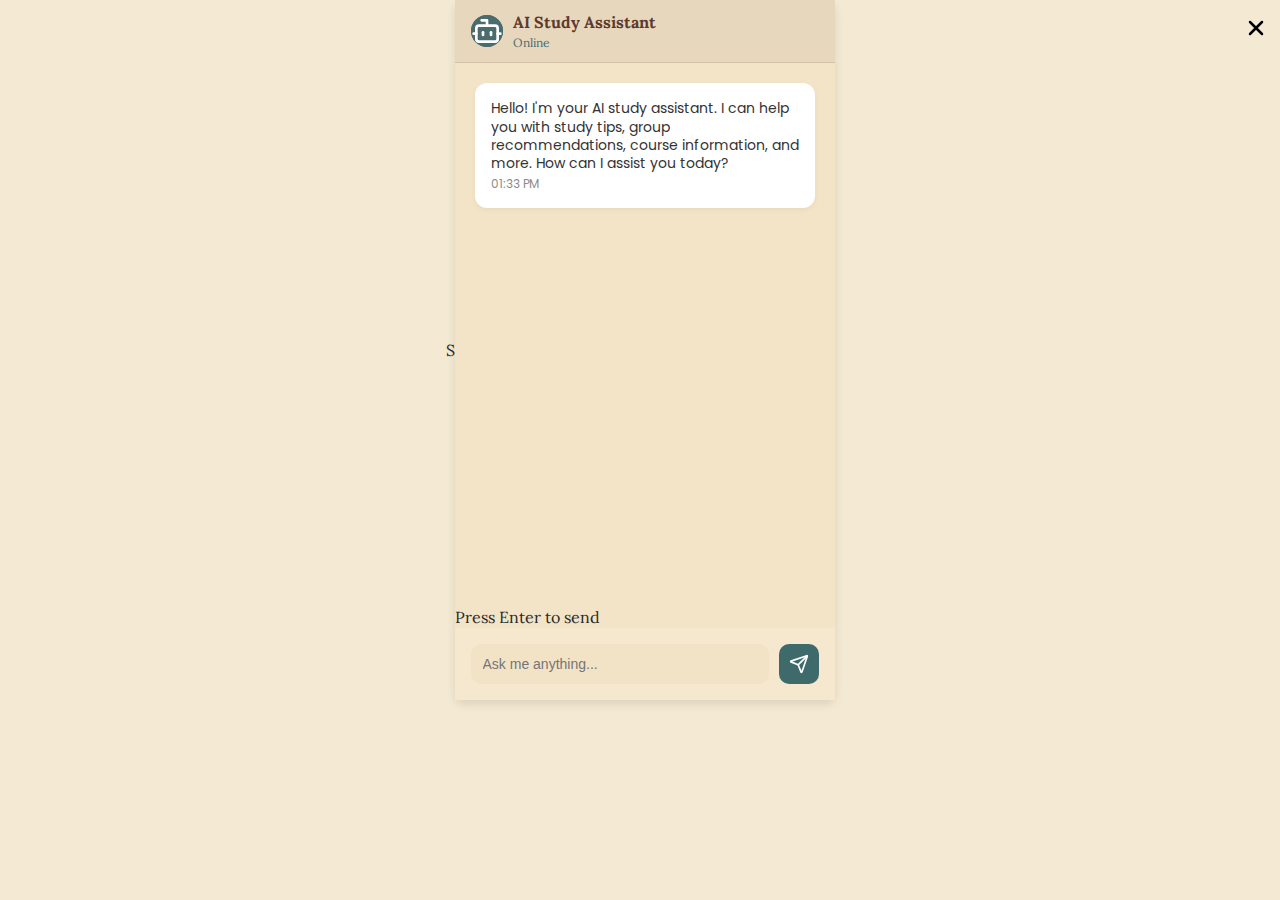
<file: ai.html>
<!DOCTYPE html>
<html lang="en">

<head>
    <meta charset="UTF-8" />
    <meta name="viewport" content="width=device-width, initial-scale=1.0" />
    <title>AI Study Assistant UI</title>

    <link href="https://fonts.googleapis.com/css2?family=Poppins:wght@300;400;500;600;700&display=swap" rel="stylesheet">
    <link href="https://fonts.googleapis.com/css2?family=Lora:ital,wght@0,400..700;1,400..700&display=swap"
        rel="stylesheet">
    <link
        href="https://fonts.googleapis.com/css2?family=Inter:ital,opsz,wght@0,14..32,100..900;1,14..32,100..900&family=Lora:ital,wght@0,400..700;1,400..700&display=swap"
        rel="stylesheet">
    <link
        href="https://fonts.googleapis.com/css2?family=Inter:ital,opsz,wght@0,14..32,100..900;1,14..32,100..900&family=Lora:ital,wght@0,400..700;1,400..700&family=Playfair+Display:ital,wght@0,400..900;1,400..900&display=swap"
        rel="stylesheet">
    <link rel="stylesheet" href="css/ai.css">
    <link rel="stylesheet" href="css/general.css">S
</head>

<body>
    <div class="chat-container">
        <div class="header">
            <div class="icon">
                <svg xmlns="http://www.w3.org/2000/svg" width="20" height="20" viewBox="0 0 24 24" fill="none" stroke="currentColor"
                    stroke-width="2" stroke-linecap="round" stroke-linejoin="round" class="icon" style="color: rgb(255, 255, 255);">
                    <path d="M12 8V4H8"></path>
                    <rect width="16" height="12" x="4" y="8" rx="2"></rect>
                    <path d="M2 14h2"></path>
                    <path d="M20 14h2"></path>
                    <path d="M15 13v2"></path>
                    <path d="M9 13v2"></path>
                </svg>
            </div>
            <div>
                <div class="title">AI Study Assistant</div>
                <div class="status">Online</div>
            </div>
            <a href="dashboard.html">
                <div class="close-btn">
                    <svg width="24" height="24" viewBox="0 0 24 24" fill="none" stroke="currentColor" stroke-width="2.5" stroke-linecap="round" stroke-linejoin="round">
                    <line x1="18" y1="6" x2="6" y2="18"></line>
                    <line x1="6" y1="6" x2="18" y2="18"></line>
                    </svg>
                </div>
            </a>
        </div>

        <div class="message-box">
            Hello! I'm your AI study assistant. I can help you with study tips, group recommendations, course
            information, and more. How can I assist you today?
            <div class="timestamp">01:33 PM</div>
        </div>

        <div class="spacer"></div>

        <div class="hint">Press Enter to send</div>
        <div class="input-area">
            <input class="input-field" type="text" placeholder="Ask me anything..." />
            <div class="send-btn">
                <svg xmlns="http://www.w3.org/2000/svg" width="20" height="20" viewBox="0 0 24 24" fill="none" stroke="currentColor"
                    stroke-width="2" stroke-linecap="round" stroke-linejoin="round" class="svg">
                    <path
                        d="M14.536 21.686a.5.5 0 0 0 .937-.024l6.5-19a.496.496 0 0 0-.635-.635l-19 6.5a.5.5 0 0 0-.024.937l7.93 3.18a2 2 0 0 1 1.112 1.11z">
                    </path>
                    <path d="m21.854 2.147-10.94 10.939"></path>
                </svg>
            </div>
        </div>
    </div>
    <script src="js/ai.js"></script>
</body>

</html>
</file>
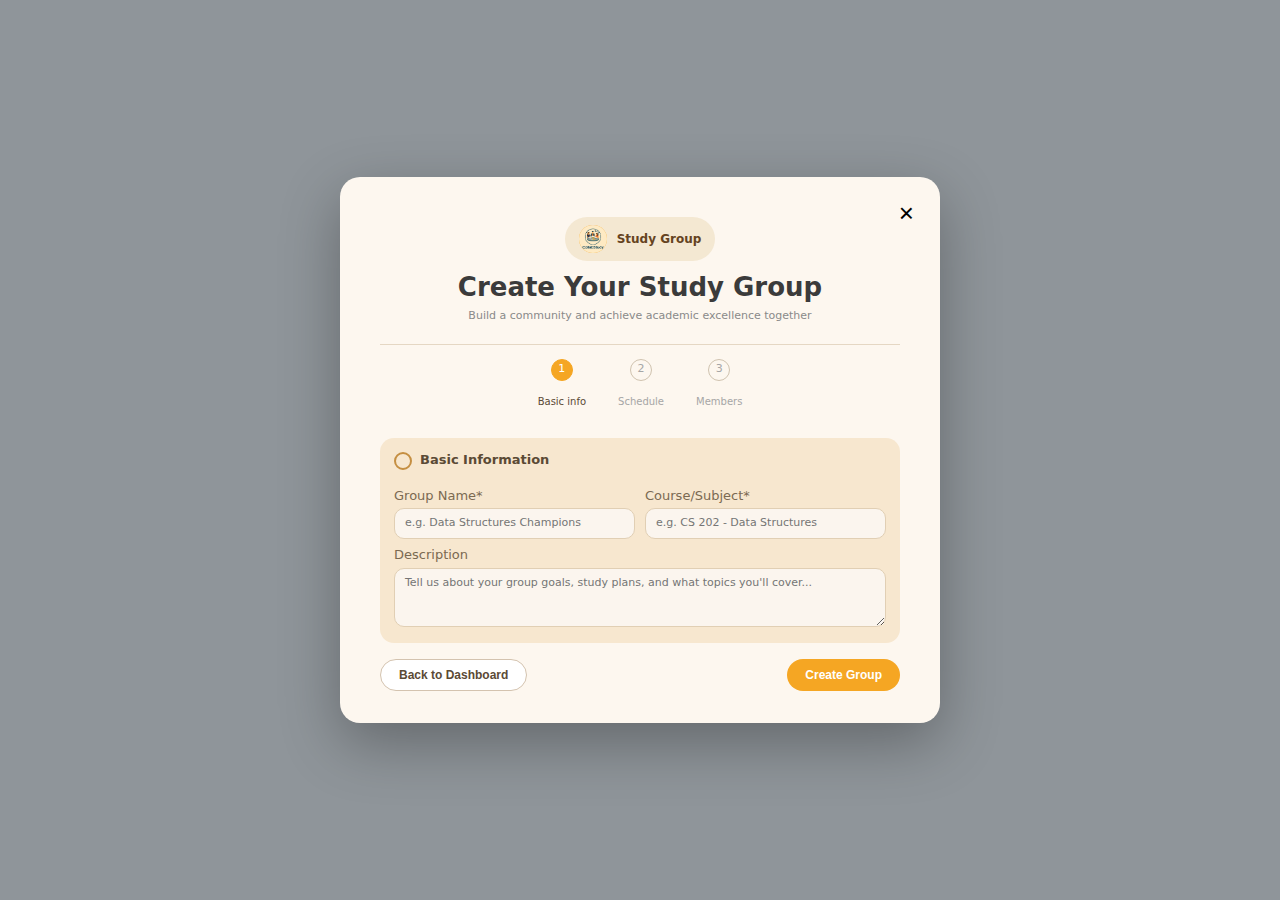
<file: createGroup.html>
<!DOCTYPE html>
<html lang="en">

<head>
    <meta charset="UTF-8">
    <title>Create Your Study Group</title>
    <link rel="stylesheet" href="css/createGroup.css">
    <link rel="stylesheet" href="css/general.css">

    <link href="https://fonts.googleapis.com/css2?family=Poppins:wght@300;400;500;600;700&display=swap" rel="stylesheet">
    <link href="https://fonts.googleapis.com/css2?family=Lora:ital,wght@0,400..700;1,400..700&display=swap"
        rel="stylesheet">
    <link
        href="https://fonts.googleapis.com/css2?family=Inter:ital,opsz,wght@0,14..32,100..900;1,14..32,100..900&family=Lora:ital,wght@0,400..700;1,400..700&display=swap"
        rel="stylesheet">
    <link
        href="https://fonts.googleapis.com/css2?family=Inter:ital,opsz,wght@0,14..32,100..900;1,14..32,100..900&family=Lora:ital,wght@0,400..700;1,400..700&family=Playfair+Display:ital,wght@0,400..900;1,400..900&display=swap"
        rel="stylesheet">
    <link rel="stylesheet" href="css/createGroup.css">
</head>

<body>
    <div class="page">
        <div class="modal-card">
            <header class="modal-header">
                <a href="dashboard.html">
                  <button class="close-btn" aria-label="Close">×</button>
                </a>
                <div class="logo-badge">
                    <div class="logo-circle">
                        <img src="images/Logo.png" alt="Logo">
                    </div>
                    <span class="logo-text">Study Group</span>
                </div>
                <h1 class="title">Create Your Study Group</h1>
                <p class="subtitle">Build a community and achieve academic excellence together</p>

                <div class="steps">
                    <div class="step active">
                        <span>1</span>
                        <p>Basic info</p>
                    </div>
                    <div class="step">
                        <span>2</span>
                        <p>Schedule</p>
                    </div>
                    <div class="step">
                        <span>3</span>
                        <p>Members</p>
                    </div>
                </div>
            </header>

            <main class="modal-body">
                <!-- Basic Information -->
                <section class="card-section">
                    <div class="section-header">
                        <span class="section-icon"></span>
                        <h2>Basic Information</h2>
                    </div>

                    <div class="field-row">
                        <div class="field-group">
                            <label for="group-name">Group Name*</label>
                            <input id="group-name" type="text" placeholder="e.g. Data Structures Champions">
                        </div>
                        <div class="field-group">
                            <label for="course">Course/Subject*</label>
                            <input id="course" type="text" placeholder="e.g. CS 202 - Data Structures">
                        </div>
                    </div>

                    <div class="field-group">
                        <label for="description">Description</label>
                        <textarea id="description" rows="3"
                            placeholder="Tell us about your group goals, study plans, and what topics you'll cover..."></textarea>
                    </div>
                </section>

                <!-- Study Schedule -->
                <section class="card-section">
                    <div class="section-header">
                        <span class="section-icon"></span>
                        <h2>Study Schedule</h2>
                    </div>

                    <div class="field-group">
                        <label>Preferred Meeting Time*</label>
                        <div class="time-options">
                            <button class="time-card" aria-label="Morning 8:00 AM - 10:00 AM">
                                <span class="time-icon morning"></span>
                                <div class="time-text">
                                    <strong>Morning</strong>
                                    <span>8:00 AM - 10:00 AM</span>
                                </div>
                            </button>
                            <button class="time-card" aria-label="Afternoon 2:00 PM - 5:00 PM">
                                <span class="time-icon afternoon"></span>
                                <div class="time-text">
                                    <strong>Afternoon</strong>
                                    <span>2:00 PM - 5:00 PM</span>
                                </div>
                            </button>
                            <button class="time-card" aria-label="Evening 5:00 PM - 9:00 PM">
                                <span class="time-icon evening"></span>
                                <div class="time-text">
                                    <strong>Evening</strong>
                                    <span>5:00 PM - 9:00 PM</span>
                                </div>
                            </button>
                        </div>
                    </div>

                    <div class="field-row days-members">
                        <div class="field-group">
                            <label>Meeting Days</label>
                            <div class="days-grid">
                                <button class="day-chip" aria-label="Monday">Mon</button>
                                <button class="day-chip" aria-label="Tuesday">Tue</button>
                                <button class="day-chip" aria-label="Wednesday">Wed</button>
                                <button class="day-chip" aria-label="Thursday">Thu</button>
                                <button class="day-chip" aria-label="Friday">Fri</button>
                                <button class="day-chip" aria-label="Saturday">Sat</button>
                                <button class="day-chip" aria-label="Sunday">Sun</button>
                            </div>
                        </div>

                        <div class="field-group members-group">
                            <label>Maximum Members</label>
                            <div class="slider-row">
                                <input type="range" min="2" max="10" value="7" aria-label="Maximum Members">
                                <span class="slider-value">7</span>
                            </div>
                            <small>Select between 2–7 members for your group</small>
                        </div>
                    </div>
                </section>

                <!-- Build Your Team -->
                <section class="card-section">
                    <div class="section-header">
                        <span class="section-icon"></span>
                        <h2>Build Your Team</h2>
                    </div>

                    <div class="members-bar">
                        <div class="members-info">
                            <strong>Total Members: 1/7</strong>
                            <span>Invite at least 1 more member to get started</span>
                        </div>
                    </div>

                    <div class="field-row">
                        <div class="field-group">
                            <label for="email">Invite by email</label>
                            <input id="email" type="email" placeholder="student-ugr-xxxx-xx@campus.edu">
                        </div>
                        <button class="btn btn-outline">Add</button>
                    </div>
                </section>
            </main>

            <footer class="modal-footer">
                <a href="dashboard.html">
                  <button class="btn btn-secondary">Back to Dashboard</button>
                </a>
                <button class="btn btn-primary">Create Group</button>
            </footer>
        </div>
    </div>
    <script src="js/createGroup.js"></script>
</body>

</html>
</file>
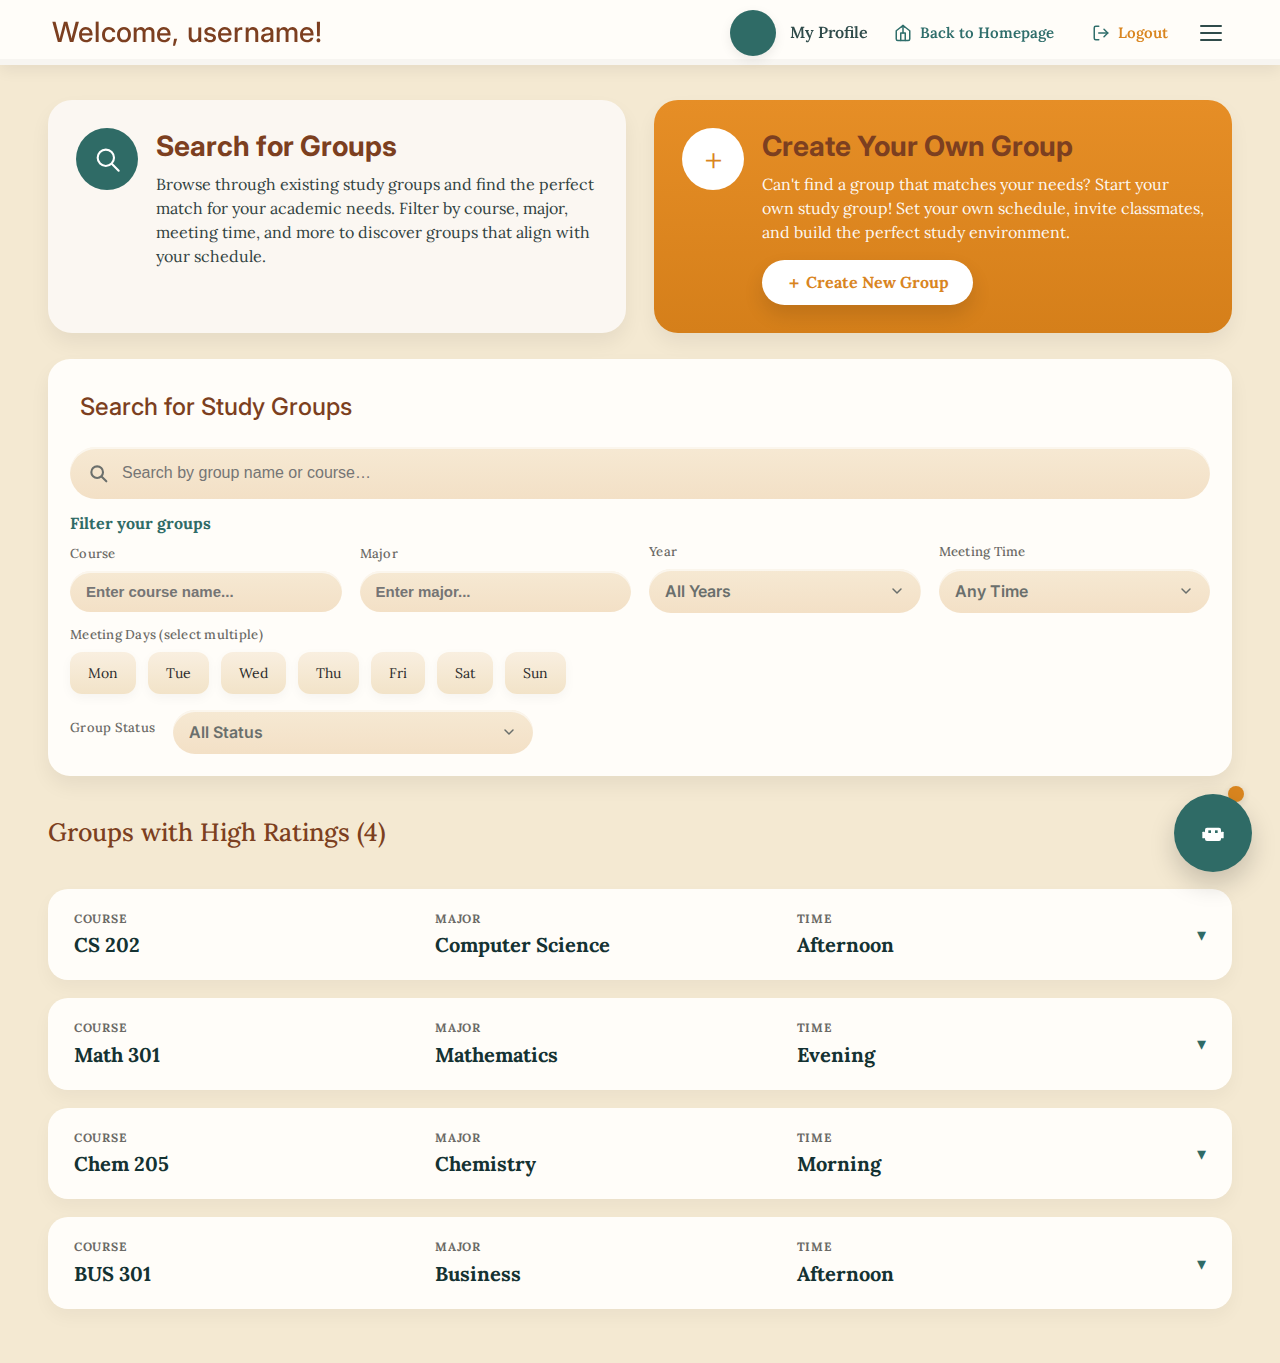
<file: dashboard.html>
<!doctype html>
<html lang="en">
<head>
  <title>CollabStudy Dashboard</title>

  <link rel="stylesheet" href="css\dashboard.css">
  <link rel="stylesheet" href="css\general.css">
  
  <!-- Inter fonts -->
  <link href="https://fonts.googleapis.com/css2?family=Inter:wght@300;400;600;700;800&display=swap" rel="stylesheet">
  <link rel="preconnect" href="https://fonts.googleapis.com">
  <link rel="preconnect" href="https://fonts.gstatic.com" crossorigin>
  <link href="https://fonts.googleapis.com/css2?family=Inter:ital,opsz,wght@0,14..32,100..900;1,14..32,100..900&family=Lora:ital,wght@0,400..700;1,400..700&family=Poppins:ital,wght@0,100;0,200;0,300;0,400;0,500;0,600;0,700;0,800;0,900;1,100;1,200;1,300;1,400;1,500;1,600;1,700;1,800;1,900&family=Press+Start+2P&family=Roboto:ital,wght@0,100..900;1,100..900&display=swap" rel="stylesheet">
  <link rel="preconnect" href="https://fonts.googleapis.com">
  <link rel="preconnect" href="https://fonts.gstatic.com" crossorigin>
  <link href="https://fonts.googleapis.com/css2?family=Inter:ital,opsz,wght@0,14..32,100..900;1,14..32,100..900&family=Poppins:ital,wght@0,100;0,200;0,300;0,400;0,500;0,600;0,700;0,800;0,900;1,100;1,200;1,300;1,400;1,500;1,600;1,700;1,800;1,900&family=Press+Start+2P&family=Roboto:ital,wght@0,100..900;1,100..900&display=swap" rel="stylesheet">

</head>
<body>

  <!-- Header section -->
  <header class="topbar">
    <div class="topbar-inner">
      <div class="welcome">Welcome, username!</div>
      <div class="profile-area">
        <a href="myProfile.html" class="profile-link">
          <div class="avatar"></div>
          <div class="profile-text">My Profile</div>
        </a>
        <a href="index.html" class="header-link header-link-home">
          <svg class="header-link-icon" width="18" height="18" viewBox="0 0 24 24" fill="none" stroke="currentColor" stroke-width="2" stroke-linecap="round" stroke-linejoin="round">
            <path d="M3 9l9-7 9 7v11a2 2 0 0 1-2 2H5a2 2 0 0 1-2-2z"></path>
            <polyline points="9 22 9 12 15 12 15 22"></polyline>
            <line x1="12" y1="12" x2="12" y2="2"></line>
            <polyline points="10 4 12 2 14 4"></polyline>
          </svg>
          <span>Back to Homepage</span>
        </a>
        <a href="index.html" class="header-link header-link-logout">
          <svg class="header-link-icon" width="18" height="18" viewBox="0 0 24 24" fill="none" stroke="currentColor" stroke-width="2" stroke-linecap="round" stroke-linejoin="round">
            <path d="M9 21H5a2 2 0 0 1-2-2V5a2 2 0 0 1 2-2h4"></path>
            <polyline points="16 17 21 12 16 7"></polyline>
            <line x1="21" y1="12" x2="9" y2="12"></line>
          </svg>
          <span>Logout</span>
        </a>
        <button class="menu-icon" aria-label="Menu">
          <span></span><span></span><span></span>
        </button>
      </div>
    </div>
  </header>

  <main class="page-wrap">

    <!-- The first section: search group and create group part -->
    <section class="hero-row">
      <div class="hero-card hero-search">
        <div class="hero-icon">
        <svg width="28" height="28" viewBox="0 0 24 24" fill="none"
        stroke="#ffffff" stroke-width="1.8" stroke-linecap="round" stroke-linejoin="round">
        <circle cx="11" cy="11" r="7"></circle>
        <line x1="16.5" y1="16.5" x2="22" y2="22"></line>
        </svg>
        </div>
        <div class="hero-body">
          <h2>Search for Groups</h2>
          <p>Browse through existing study groups and find the perfect match for your academic needs. Filter by course, major, meeting time, and more to discover groups that align with your schedule.</p>
        </div>
      </div>

      <div class="hero-card hero-create">
        <div class="hero-icon circle-white">＋</div>
        <div class="hero-body">
          <h2>Create Your Own Group</h2>
          <p>Can't find a group that matches your needs? Start your own study group! Set your own schedule, invite classmates, and build the perfect study environment.</p>
          <a class="btn-create" href="createGroup.html">＋ Create New Group</a>
        </div>
      </div>
    </section>

    

    <!-- Search for groups and Filter groups section -->
    <section class="search-panel" aria-label="Search for Study Groups">
      <h2 class="search-panel-title">Search for Study Groups</h2>                    
      <div class="search-bar">
        <div class="search-input">

          <div class="search-icon">
            <svg width="20" height="20" viewBox="0 0 24 24" fill="none"
                stroke="#6b6f6c" stroke-width="2.5" stroke-linecap="round" stroke-linejoin="round">
              <circle cx="11" cy="11" r="7"></circle>
              <line x1="16.5" y1="16.5" x2="22" y2="22"></line>
            </svg>
          </div>

          <input type="search" placeholder="Search by group name or course…" aria-label="search groups">
        </div>
      </div>

      <div class="filters">
        <div class="filters-title">Filter your groups</div>

        <div class="filters-grid">
          <div class="field">
            <label class="field-label">Course</label>
            <input class="pill-input" type="text" placeholder="Enter course name...">
          </div>

          <div class="field">
            <label class="field-label">Major</label>
            <input class="pill-input" type="text" placeholder="Enter major...">
          </div>

          <div class="field">
            <label class="field-label">Year</label>
            <select class="pill-select">
              <option>All Years</option>
              <option>1st Year</option>
              <option>2nd Year</option>
              <option>3rd Year</option>
              <option>4th Year</option>
              <option>5th Year</option>
              <option>Graduate</option>
            </select>
          </div>

          <div class="field">
            <label class="field-label">Meeting Time</label>
            <select class="pill-select">
              <option>Any Time</option>
              <option>Morning</option>
              <option>Afternoon</option>
              <option>Evening</option>
            </select>
          </div>
        </div>

        <div class="meeting-days-block">
          <div class="field-label">Meeting Days (select multiple)</div>
          <div class="days-row">
            <div class="day-chip">Mon</div>
            <div class="day-chip">Tue</div>
            <div class="day-chip">Wed</div>
            <div class="day-chip">Thu</div>
            <div class="day-chip">Fri</div>
            <div class="day-chip">Sat</div>
            <div class="day-chip">Sun</div>
          </div>
        </div>

        <div class="status-row">
          <div class="field-label">Group Status</div>
          <select class="pill-select status-select">
            <option>All Status</option>
            <option>Active</option>
            <option>Inactive</option>
          </select>
        </div>
      </div>
    </section>

    <!-- The highest rated groups list title -->
    <h3 class="groups-heading">Groups with High Ratings (4)</h3>

    <!-- The list of highest rated groups section -->
    <section class="groups-list">
      <input type="radio" name="group-accordion" id="group-none" class="accordion-radio" checked>
      <input type="radio" name="group-accordion" id="group-1" class="accordion-radio">
      <article class="group-card">
        <div class="card-header">
          <label for="group-1" class="card-header-content">
            <div class="card-left">
              <div class="card-label">COURSE</div>
              <div class="card-value">CS 202</div>
            </div>
            <div class="card-mid">
              <div class="card-label">MAJOR</div>
              <div class="card-value">Computer Science</div>
            </div>
            <div class="card-right">
              <div class="card-label">TIME</div>
              <div class="card-value">Afternoon</div>
            </div>
          </label>
          <label for="group-1" class="card-toggle card-toggle-expand">▾</label>
          <label for="group-none" class="card-toggle card-toggle-close">▾</label>
        </div>
        <div class="card-expanded">
          <h4 class="group-title">Data Structures & Algorithms</h4>
          <div class="group-details">
            <div class="details-left">
              <div class="detail-item">
                <span class="detail-icon">
                  <svg width="18" height="18" viewBox="0 0 24 24" fill="none" stroke="currentColor" stroke-width="2" stroke-linecap="round" stroke-linejoin="round">
                    <path d="M17 21v-2a4 4 0 0 0-4-4H5a4 4 0 0 0-4 4v2"></path>
                    <circle cx="9" cy="7" r="4"></circle>
                    <path d="M23 21v-2a4 4 0 0 0-3-3.87"></path>
                    <path d="M16 3.13a4 4 0 0 1 0 7.75"></path>
                  </svg>
                </span>
                <span>Members: 7/7 <span class="full-badge">(FULL)</span></span>
              </div>
              <div class="detail-item">
                <span class="detail-icon">
                  <svg width="18" height="18" viewBox="0 0 24 24" fill="none" stroke="currentColor" stroke-width="2" stroke-linecap="round" stroke-linejoin="round">
                    <circle cx="12" cy="12" r="10"></circle>
                    <polyline points="12 6 12 12 16 14"></polyline>
                  </svg>
                </span>
                <span>Tue, Thu</span>
              </div>
              <div class="detail-item">
                <span class="detail-icon">
                  <svg width="18" height="18" viewBox="0 0 24 24" fill="none" stroke="currentColor" stroke-width="2" stroke-linecap="round" stroke-linejoin="round">
                    <path d="M4 19.5A2.5 2.5 0 0 1 6.5 17H20"></path>
                    <path d="M6.5 2H20v20H6.5A2.5 2.5 0 0 1 4 19.5v-15A2.5 2.5 0 0 1 6.5 2z"></path>
                  </svg>
                </span>
                <span>Admin: John Doe</span>
              </div>
              <div class="detail-item">
                <span class="detail-icon">
                  <svg width="18" height="18" viewBox="0 0 24 24" fill="none" stroke="currentColor" stroke-width="2" stroke-linecap="round" stroke-linejoin="round">
                    <path d="M21 10c0 7-9 13-9 13s-9-6-9-13a9 9 0 0 1 18 0z"></path>
                    <circle cx="12" cy="10" r="3"></circle>
                  </svg>
                </span>
                <span>Online</span>
              </div>
            </div>
            <div class="details-right">
              <div class="status-badge active">• Active</div>
              <div class="rating">
                <span class="rating-value">4.8</span>
                <span class="stars">★★★★☆</span>
              </div>
            </div>
          </div>
          <div class="group-description">
            Intensive coding practice and theory discussions. We share code and resources.
          </div>
          <button class="group-btn full">Group Full</button>
        </div>
      </article>

      <input type="radio" name="group-accordion" id="group-2" class="accordion-radio">
      <article class="group-card">
        <div class="card-header">
          <label for="group-2" class="card-header-content">
            <div class="card-left">
              <div class="card-label">COURSE</div>
              <div class="card-value">Math 301</div>
            </div>
            <div class="card-mid">
              <div class="card-label">MAJOR</div>
              <div class="card-value">Mathematics</div>
            </div>
            <div class="card-right">
              <div class="card-label">TIME</div>
              <div class="card-value">Evening</div>
            </div>
          </label>
          <label for="group-2" class="card-toggle card-toggle-expand">▾</label>
          <label for="group-none" class="card-toggle card-toggle-close">▾</label>
        </div>
        <div class="card-expanded">
          <h4 class="group-title">Advanced Calculus Study Group</h4>
          <div class="group-details">
            <div class="details-left">
              <div class="detail-item">
                <span class="detail-icon">
                  <svg width="18" height="18" viewBox="0 0 24 24" fill="none" stroke="currentColor" stroke-width="2" stroke-linecap="round" stroke-linejoin="round">
                    <path d="M17 21v-2a4 4 0 0 0-4-4H5a4 4 0 0 0-4 4v2"></path>
                    <circle cx="9" cy="7" r="4"></circle>
                    <path d="M23 21v-2a4 4 0 0 0-3-3.87"></path>
                    <path d="M16 3.13a4 4 0 0 1 0 7.75"></path>
                  </svg>
                </span>
                <span>Members: 5/7</span>
              </div>
              <div class="detail-item">
                <span class="detail-icon">
                  <svg width="18" height="18" viewBox="0 0 24 24" fill="none" stroke="currentColor" stroke-width="2" stroke-linecap="round" stroke-linejoin="round">
                    <circle cx="12" cy="12" r="10"></circle>
                    <polyline points="12 6 12 12 16 14"></polyline>
                  </svg>
                </span>
                <span>Mon, Wed, Fri</span>
              </div>
              <div class="detail-item">
                <span class="detail-icon">
                  <svg width="18" height="18" viewBox="0 0 24 24" fill="none" stroke="currentColor" stroke-width="2" stroke-linecap="round" stroke-linejoin="round">
                    <path d="M4 19.5A2.5 2.5 0 0 1 6.5 17H20"></path>
                    <path d="M6.5 2H20v20H6.5A2.5 2.5 0 0 1 4 19.5v-15A2.5 2.5 0 0 1 6.5 2z"></path>
                  </svg>
                </span>
                <span>Admin: Sara Ahmed</span>
              </div>
              <div class="detail-item">
                <span class="detail-icon">
                  <svg width="18" height="18" viewBox="0 0 24 24" fill="none" stroke="currentColor" stroke-width="2" stroke-linecap="round" stroke-linejoin="round">
                    <path d="M21 10c0 7-9 13-9 13s-9-6-9-13a9 9 0 0 1 18 0z"></path>
                    <circle cx="12" cy="10" r="3"></circle>
                  </svg>
                </span>
                <span>In-Person</span>
              </div>
            </div>
            <div class="details-right">
              <div class="status-badge active">• Active</div>
              <div class="rating">
                <span class="rating-value">4.5</span>
                <span class="stars">★★★★☆</span>
              </div>
            </div>
          </div>
          <div class="group-description">
            We focus on problem-solving and exam preparation. Group meets at the library.
          </div>
          <a href="groupPage.html">
          <button class="group-btn join">Join Now</button>
          </a>
        </div>
      </article>

      <input type="radio" name="group-accordion" id="group-3" class="accordion-radio">
      <article class="group-card">
        <div class="card-header">
          <label for="group-3" class="card-header-content">
            <div class="card-left">
              <div class="card-label">COURSE</div>
              <div class="card-value">Chem 205</div>
            </div>
            <div class="card-mid">
              <div class="card-label">MAJOR</div>
              <div class="card-value">Chemistry</div>
            </div>
            <div class="card-right">
              <div class="card-label">TIME</div>
              <div class="card-value">Morning</div>
            </div>
          </label>
          <label for="group-3" class="card-toggle card-toggle-expand">▾</label>
          <label for="group-none" class="card-toggle card-toggle-close">▾</label>
        </div>
        <div class="card-expanded">
          <h4 class="group-title">Organic Chemistry Lab Partners</h4>
          <div class="group-details">
            <div class="details-left">
              <div class="detail-item">
                <span class="detail-icon">
                  <svg width="18" height="18" viewBox="0 0 24 24" fill="none" stroke="currentColor" stroke-width="2" stroke-linecap="round" stroke-linejoin="round">
                    <path d="M17 21v-2a4 4 0 0 0-4-4H5a4 4 0 0 0-4 4v2"></path>
                    <circle cx="9" cy="7" r="4"></circle>
                    <path d="M23 21v-2a4 4 0 0 0-3-3.87"></path>
                    <path d="M16 3.13a4 4 0 0 1 0 7.75"></path>
                  </svg>
                </span>
                <span>Members: 3/5</span>
              </div>
              <div class="detail-item">
                <span class="detail-icon">
                  <svg width="18" height="18" viewBox="0 0 24 24" fill="none" stroke="currentColor" stroke-width="2" stroke-linecap="round" stroke-linejoin="round">
                    <circle cx="12" cy="12" r="10"></circle>
                    <polyline points="12 6 12 12 16 14"></polyline>
                  </svg>
                </span>
                <span>Mon, Wed</span>
              </div>
              <div class="detail-item">
                <span class="detail-icon">
                  <svg width="18" height="18" viewBox="0 0 24 24" fill="none" stroke="currentColor" stroke-width="2" stroke-linecap="round" stroke-linejoin="round">
                    <path d="M4 19.5A2.5 2.5 0 0 1 6.5 17H20"></path>
                    <path d="M6.5 2H20v20H6.5A2.5 2.5 0 0 1 4 19.5v-15A2.5 2.5 0 0 1 6.5 2z"></path>
                  </svg>
                </span>
                <span>Admin: Marta Solomon</span>
              </div>
              <div class="detail-item">
                <span class="detail-icon">
                  <svg width="18" height="18" viewBox="0 0 24 24" fill="none" stroke="currentColor" stroke-width="2" stroke-linecap="round" stroke-linejoin="round">
                    <path d="M21 10c0 7-9 13-9 13s-9-6-9-13a9 9 0 0 1 18 0z"></path>
                    <circle cx="12" cy="10" r="3"></circle>
                  </svg>
                </span>
                <span>In-Person</span>
              </div>
            </div>
            <div class="details-right">
              <div class="status-badge active">• Active</div>
              <div class="rating">
                <span class="rating-value">4.2</span>
                <span class="stars">★★★★☆</span>
              </div>
            </div>
          </div>
          <div class="group-description">
            Lab report collaboration and exam prep. Friendly and supportive environment.
          </div>
          <a href="groupPage.html">
            <button class="group-btn join">Join Now</button>
          </a>
        </div>
      </article>

      <input type="radio" name="group-accordion" id="group-4" class="accordion-radio">
      <article class="group-card">
        <div class="card-header">
          <label for="group-4" class="card-header-content">
            <div class="card-left">
              <div class="card-label">COURSE</div>
              <div class="card-value">BUS 301</div>
            </div>
            <div class="card-mid">
              <div class="card-label">MAJOR</div>
              <div class="card-value">Business</div>
            </div>
            <div class="card-right">
              <div class="card-label">TIME</div>
              <div class="card-value">Afternoon</div>
            </div>
          </label>
          <label for="group-4" class="card-toggle card-toggle-expand">▾</label>
          <label for="group-none" class="card-toggle card-toggle-close">▾</label>
        </div>
        <div class="card-expanded">
          <h4 class="group-title">Business Statistics Group</h4>
          <div class="group-details">
            <div class="details-left">
              <div class="detail-item">
                <span class="detail-icon">
                  <svg width="18" height="18" viewBox="0 0 24 24" fill="none" stroke="currentColor" stroke-width="2" stroke-linecap="round" stroke-linejoin="round">
                    <path d="M17 21v-2a4 4 0 0 0-4-4H5a4 4 0 0 0-4 4v2"></path>
                    <circle cx="9" cy="7" r="4"></circle>
                    <path d="M23 21v-2a4 4 0 0 0-3-3.87"></path>
                    <path d="M16 3.13a4 4 0 0 1 0 7.75"></path>
                  </svg>
                </span>
                <span>Members: 4/6</span>
              </div>
              <div class="detail-item">
                <span class="detail-icon">
                  <svg width="18" height="18" viewBox="0 0 24 24" fill="none" stroke="currentColor" stroke-width="2" stroke-linecap="round" stroke-linejoin="round">
                    <circle cx="12" cy="12" r="10"></circle>
                    <polyline points="12 6 12 12 16 14"></polyline>
                  </svg>
                </span>
                <span>Wed, Fri</span>
              </div>
              <div class="detail-item">
                <span class="detail-icon">
                  <svg width="18" height="18" viewBox="0 0 24 24" fill="none" stroke="currentColor" stroke-width="2" stroke-linecap="round" stroke-linejoin="round">
                    <path d="M4 19.5A2.5 2.5 0 0 1 6.5 17H20"></path>
                    <path d="M6.5 2H20v20H6.5A2.5 2.5 0 0 1 4 19.5v-15A2.5 2.5 0 0 1 6.5 2z"></path>
                  </svg>
                </span>
                <span>Admin: David Tesfaye</span>
              </div>
              <div class="detail-item">
                <span class="detail-icon">
                  <svg width="18" height="18" viewBox="0 0 24 24" fill="none" stroke="currentColor" stroke-width="2" stroke-linecap="round" stroke-linejoin="round">
                    <path d="M21 10c0 7-9 13-9 13s-9-6-9-13a9 9 0 0 1 18 0z"></path>
                    <circle cx="12" cy="10" r="3"></circle>
                  </svg>
                </span>
                <span>Online</span>
              </div>
            </div>
            <div class="details-right">
              <div class="status-badge inactive">• Inactive</div>
              <div class="rating">
                <span class="rating-value">3.9</span>
                <span class="stars">★★★☆☆</span>
              </div>
            </div>
          </div>
          <div class="group-description">
            Currently on break but accepting new members for next semester.
          </div>
          <a href="groupPage.html">
            <button class="group-btn join">Join Now</button>
          </a>
        </div>
      </article>
    </section>

  </main>

  <!-- The floating AI chatbot part -->
  <div class="chatbot-container">
    <div class="chatbot-dot"></div>
    <a href="ai.html" class="chatbot" role="button" aria-label="chatbot button">
      <svg class="chatbot-icon" width="32" height="32" viewBox="0 0 24 24" fill="none">
        <rect x="6" y="8" width="12" height="10" rx="1.5" fill="white"/>
        <rect x="8.5" y="10" width="2" height="2" fill="#2F6B66"/>
        <rect x="13.5" y="10" width="2" height="2" fill="#2F6B66"/>
        <rect x="4" y="11" width="2" height="5" rx="0.5" fill="white"/>
        <rect x="18" y="11" width="2" height="5" rx="0.5" fill="white"/>
      </svg>
    </a>
  </div>

</body>
</html>
</file>
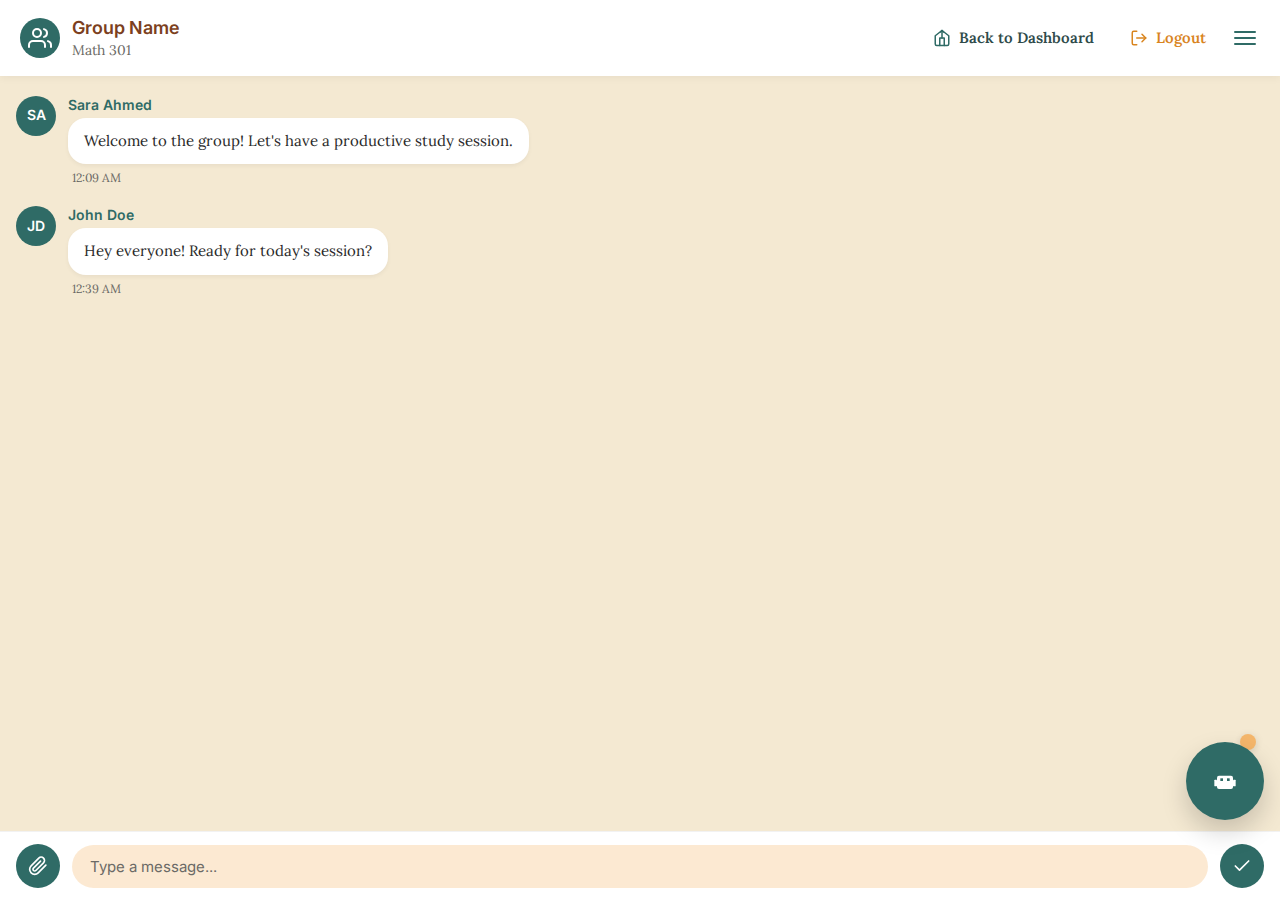
<file: groupPage.html>
<!doctype html>
<html lang="en">
<head>
  <title>Group Chat - CollabStudy</title>

  <link rel="stylesheet" href="css\groupPage.css">
  <link rel="stylesheet" href="css\general.css">

  <link href="https://fonts.googleapis.com/css2?family=Inter:wght@300;400;600;700;800&display=swap" rel="stylesheet">
  <link rel="preconnect" href="https://fonts.googleapis.com">
  <link rel="preconnect" href="https://fonts.gstatic.com" crossorigin>
  <link href="https://fonts.googleapis.com/css2?family=Inter:ital,opsz,wght@0,14..32,100..900;1,14..32,100..900&family=Lora:ital,wght@0,400..700;1,400..700&family=Poppins:ital,wght@0,100;0,200;0,300;0,400;0,500;0,600;0,700;0,800;0,900;1,100;1,200;1,300;1,400;1,500;1,600;1,700;1,800;1,900&family=Press+Start+2P&family=Roboto:ital,wght@0,100..900;1,100..900&display=swap" rel="stylesheet">

</head>
<body>

  <!-- The group chat page Header -->
  <header class="chat-header">
    <div class="header-left">
      <div class="group-icon">
        <svg width="24" height="24" viewBox="0 0 24 24" fill="none" stroke="currentColor" stroke-width="2" stroke-linecap="round" stroke-linejoin="round">
          <path d="M17 21v-2a4 4 0 0 0-4-4H5a4 4 0 0 0-4 4v2"></path>
          <circle cx="9" cy="7" r="4"></circle>
          <path d="M23 21v-2a4 4 0 0 0-3-3.87"></path>
          <path d="M16 3.13a4 4 0 0 1 0 7.75"></path>
        </svg>
      </div>
      <div class="group-info">
        <h1 class="group-name">Group Name</h1>
        <p class="course-code">Math 301</p>
      </div>
    </div>
    <div class="header-right">
      <a href="dashboard.html" class="header-link header-link-home">
        <svg class="header-link-icon" width="18" height="18" viewBox="0 0 24 24" fill="none" stroke="currentColor" stroke-width="2" stroke-linecap="round" stroke-linejoin="round">
          <path d="M3 9l9-7 9 7v11a2 2 0 0 1-2 2H5a2 2 0 0 1-2-2z"></path>
          <polyline points="9 22 9 12 15 12 15 22"></polyline>
          <line x1="12" y1="12" x2="12" y2="2"></line>
          <polyline points="10 4 12 2 14 4"></polyline>
        </svg>
        <span>Back to Dashboard</span>
      </a>
      <a href="index.html" class="header-link header-link-logout">
        <svg class="header-link-icon" width="18" height="18" viewBox="0 0 24 24" fill="none" stroke="currentColor" stroke-width="2" stroke-linecap="round" stroke-linejoin="round">
          <path d="M9 21H5a2 2 0 0 1-2-2V5a2 2 0 0 1 2-2h4"></path>
          <polyline points="16 17 21 12 16 7"></polyline>
          <line x1="21" y1="12" x2="9" y2="12"></line>
        </svg>
        <span>Logout</span>
      </a>
      <button class="hamburger-menu" aria-label="Menu">
        <span></span>
        <span></span>
        <span></span>
      </button>
    </div>
  </header>

  <!-- The chat or messages area -->
  <main class="chat-container">
    <div class="messages-area">
      
      <div class="message">
        <div class="message-avatar">SA</div>
        <div class="message-content">
          <div class="message-sender">Sara Ahmed</div>
          <div class="message-bubble">
            <p>Welcome to the group! Let's have a productive study session.</p>
          </div>
          <div class="message-time">12:09 AM</div>
        </div>
      </div>

      <div class="message">
        <div class="message-avatar">JD</div>
        <div class="message-content">
          <div class="message-sender">John Doe</div>
          <div class="message-bubble">
            <p>Hey everyone! Ready for today's session?</p>
          </div>
          <div class="message-time">12:39 AM</div>
        </div>
      </div>

    </div>
  </main>

  <!-- The chat or message input area -->
  <footer class="chat-input-area">
    <button class="input-icon attachment-icon" aria-label="Attach file">
      <svg width="20" height="20" viewBox="0 0 24 24" fill="none" stroke="currentColor" stroke-width="2" stroke-linecap="round" stroke-linejoin="round">
        <path d="M21.44 11.05l-9.19 9.19a6 6 0 0 1-8.49-8.49l9.19-9.19a4 4 0 0 1 5.66 5.66l-9.2 9.19a2 2 0 0 1-2.83-2.83l8.49-8.48"></path>
      </svg>
    </button>
    <input type="text" class="message-input" placeholder="Type a message..." aria-label="Type a message">
    <button class="input-icon send-icon" aria-label="Send">
      <svg width="20" height="20" viewBox="0 0 24 24" fill="none" stroke="currentColor" stroke-width="2" stroke-linecap="round" stroke-linejoin="round">
        <polyline points="20 6 9 17 4 12"></polyline>
      </svg>
    </button>
  </footer>

  <!-- The floating AI chatbot -->
  <div class="chatbot-container">
    <div class="chatbot-dot"></div>
    <a href="ai.html" class="chatbot" role="button" aria-label="chatbot button">
      <svg class="chatbot-icon" width="32" height="32" viewBox="0 0 24 24" fill="none">
        <rect x="6" y="8" width="12" height="10" rx="1.5" fill="white"/>
        <rect x="8.5" y="10" width="2" height="2" fill="#2F6B66"/>
        <rect x="13.5" y="10" width="2" height="2" fill="#2F6B66"/>
        <rect x="4" y="11" width="2" height="5" rx="0.5" fill="white"/>
        <rect x="18" y="11" width="2" height="5" rx="0.5" fill="white"/>
      </svg>
    </a>
  </div>

</body>
</html>
</file>
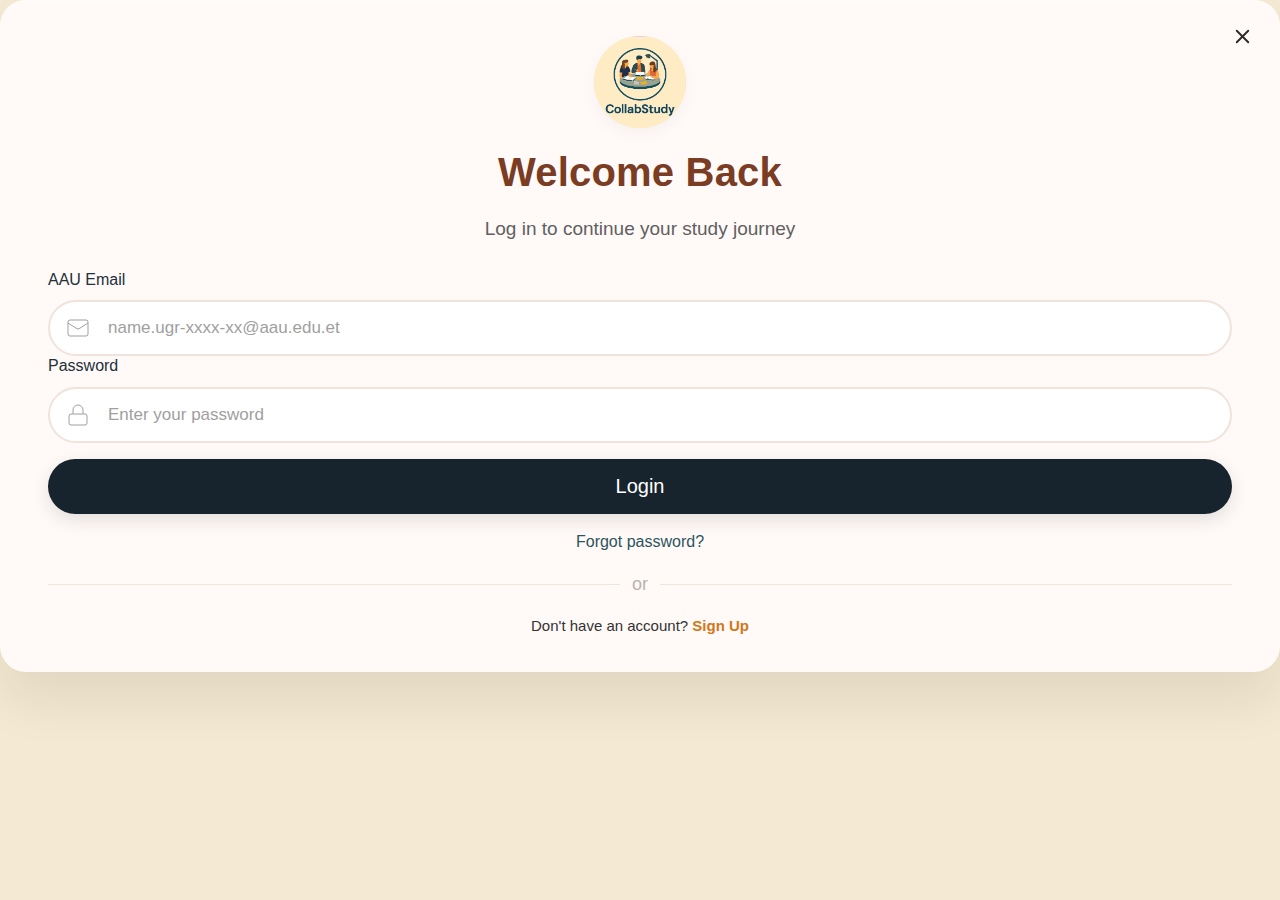
<file: login.html>
<!DOCTYPE html>
<html lang="en">
<head>
  
  <title>
    CollabStudy Login Page
  </title>
  <link rel="stylesheet" href="css\login.css">
  <link rel="stylesheet" href="css\general.css">

  <link rel="preconnect" href="https://fonts.googleapis.com">
<link rel="preconnect" href="https://fonts.gstatic.com" crossorigin>
<link href="https://fonts.googleapis.com/css2?family=Inter:ital,opsz,wght@0,14..32,100..900;1,14..32,100..900&family=Lora:ital,wght@0,400..700;1,400..700&family=Poppins:ital,wght@0,100;0,200;0,300;0,400;0,500;0,600;0,700;0,800;0,90
<link rel="preconnect" href="https://fonts.googleapis.com">
<link rel="preconnect" href="https://fonts.gstatic.com" crossorigin>
<link href="https://fonts.googleapis.com/css2?family=Inter:ital,opsz,wght@0,14..32,100..900;1,14..32,100..900&family=Lora:ital,wght@0,400..700;1,400..700&family=Poppins:ital,wght@0,100;0,200;0,300;0,400;0,500;0,600;0,700;1,1
    <main class="page-content">
      <article class="login-card" role="region" aria-label="login form">

        <!-- Close button top-right of the login page -->
        <button class="close-btn" aria-label="Close">
          <a href="index.html">
          <svg class="close-sign" width="23" height="23" viewBox="0 0 24 24" fill="none" stroke="currentColor" stroke-width="2"
               stroke-linecap="round" stroke-linejoin="round" aria-hidden="true">
            <path d="M18 6L6 18"></path>
            <path d="M6 6l12 12"></path>
          </svg>
          </a>
        </button>

        <!-- Logo area -->
        <div class="logo-wrap" aria-hidden="true">
            <img class="logo-circle" src="images/Logo.png">
        </div>

        <!-- Title -->
        <h1 class="title">Welcome Back</h1>
        <p class="subtitle">
          Log in to continue your study journey
        </p>

        <!-- Form -->
        <form class="login-form" id="loginForm" action="dashboard.html" method="get">
          <!-- Email section -->
          <div class="input-group">
            <label for="email">AAU Email</label>
            <div class="input-inner">
              <svg class="icon icon-mail" xmlns="http://www.w3.org/2000/svg" viewBox="0 0 24 24" aria-hidden="true">
                <path d="m22 7-8.991 5.727a2 2 0 0 1-2.009 0L2 7"></path>
                <rect x="2" y="4" width="20" height="16" rx="2"></rect>
              </svg>

              <input id="email" name="email" type="email"
                     placeholder="name.ugr-xxxx-xx@aau.edu.et" autocomplete="email" required>
            </div>
          </div>

          <!-- Password section -->
          <div class="input-group">
            <label for="password">Password</label>
            <div class="input-inner">
              <svg class="icon icon-lock" xmlns="http://www.w3.org/2000/svg" viewBox="0 0 24 24" aria-hidden="true">
                <rect x="3" y="11" width="18" height="11" rx="2"></rect>
                <path d="M7 11V7a5 5 0 0 1 10 0v4"></path>
              </svg>

              <input id="password" name="password" type="password"
                     placeholder="Enter your password" autocomplete="current-password" required>
            </div>
          </div>

          <p id="loginMessage"></p>
          <!-- Login button -->
          <div class="login">
            <button type="submit" class="btn-login">Login</button>
          </div>

          <!-- Forgot password section -->
          <p class="forgot">Forgot password?</p>

          <!-- Divider section for the "or" part -->
          <div class="divider"><span>or</span></div>

          <!-- Signup section for users without accounts -->
          <p class="signup-line">
            Don't have an account?
            <a href="signup.html" class="signup-link">Sign Up</a>
          </p>

        </form>

      </article>
    </main>
  </div>
  <script src="js\login.js"></script>
</body>
</html>
</file>
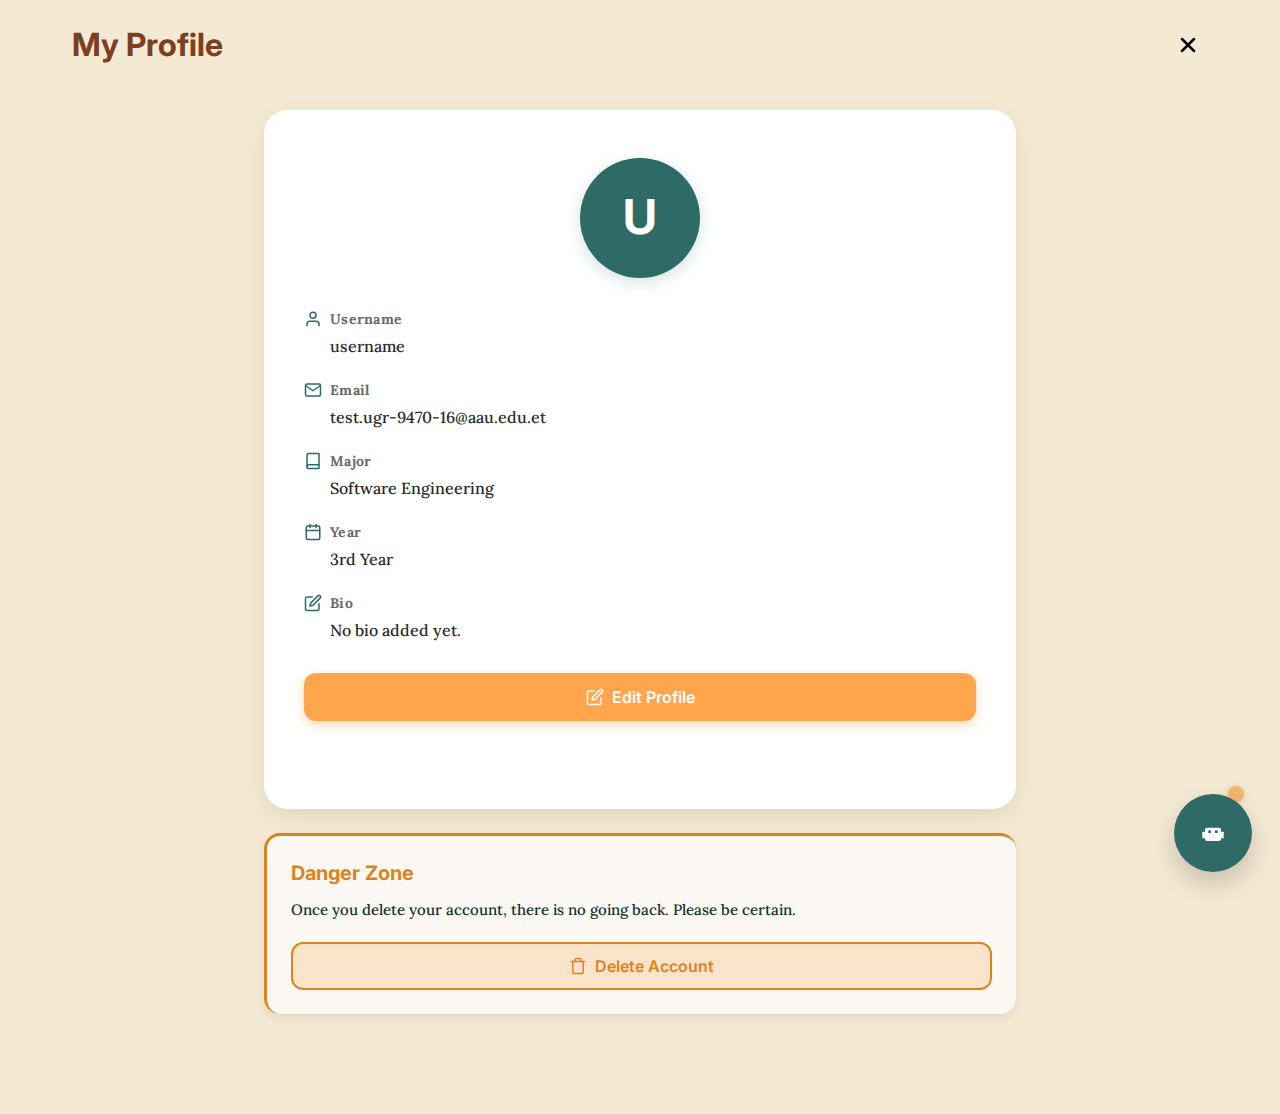
<file: myProfile.html>
<!doctype html>
<html lang="en">
<head>
  <title>My Profile - CollabStudy</title>

  <!-- main stylesheet -->
  <link rel="stylesheet" href="css\myProfile.css">
  <link rel="stylesheet" href="css\general.css">

  <link href="https://fonts.googleapis.com/css2?family=Inter:wght@300;400;600;700;800&display=swap" rel="stylesheet">
  <link rel="preconnect" href="https://fonts.googleapis.com">
  <link rel="preconnect" href="https://fonts.gstatic.com" crossorigin>
  <link href="https://fonts.googleapis.com/css2?family=Inter:ital,opsz,wght@0,14..32,100..900;1,14..32,100..900&family=Lora:ital,wght@0,400..700;1,400..700&family=Poppins:ital,wght@0,100;0,200;0,300;0,400;0,500;0,600;0,700;0,800;0,900;1,100;1,200;1,300;1,400;1,500;1,600;1,700;1,800;1,900&family=Press+Start+2P&family=Roboto:ital,wght@0,100..900;1,100..900&display=swap" rel="stylesheet">

</head>
<body>

  <!-- The profile Page Header -->
  <header class="profile-header">
    <h1 class="profile-title">My Profile</h1>
    <a href="dashboard.html" class="close-btn" aria-label="Close">
      <svg width="24" height="24" viewBox="0 0 24 24" fill="none" stroke="currentColor" stroke-width="2.5" stroke-linecap="round" stroke-linejoin="round">
        <line x1="18" y1="6" x2="6" y2="18"></line>
        <line x1="6" y1="6" x2="18" y2="18"></line>
      </svg>
    </a>
  </header>

  <main class="profile-page">
    <div class="profile-card">
      <div class="profile-avatar">
        <span class="avatar-letter">U</span>
      </div>

      <!-- The profile Information -->
      <div class="profile-info">
        <!-- Username -->
        <div class="info-item">
          <div class="info-label">
            <svg class="info-icon" width="18" height="18" viewBox="0 0 24 24" fill="none" stroke="currentColor" stroke-width="2" stroke-linecap="round" stroke-linejoin="round">
              <path d="M20 21v-2a4 4 0 0 0-4-4H8a4 4 0 0 0-4 4v2"></path>
              <circle cx="12" cy="7" r="4"></circle>
            </svg>
            <span>Username</span>
          </div>
          <div class="info-value">username</div>
        </div>

        <!-- Email -->
        <div class="info-item">
          <div class="info-label">
            <svg class="info-icon" width="18" height="18" viewBox="0 0 24 24" fill="none" stroke="currentColor" stroke-width="2" stroke-linecap="round" stroke-linejoin="round">
              <path d="M4 4h16c1.1 0 2 .9 2 2v12c0 1.1-.9 2-2 2H4c-1.1 0-2-.9-2-2V6c0-1.1.9-2 2-2z"></path>
              <polyline points="22,6 12,13 2,6"></polyline>
            </svg>
            <span>Email</span>
          </div>
          <div class="info-value">test.ugr-9470-16@aau.edu.et</div>
        </div>

        <!-- Major -->
        <div class="info-item">
          <div class="info-label">
            <svg class="info-icon" width="18" height="18" viewBox="0 0 24 24" fill="none" stroke="currentColor" stroke-width="2" stroke-linecap="round" stroke-linejoin="round">
              <path d="M4 19.5A2.5 2.5 0 0 1 6.5 17H20"></path>
              <path d="M6.5 2H20v20H6.5A2.5 2.5 0 0 1 4 19.5v-15A2.5 2.5 0 0 1 6.5 2z"></path>
            </svg>
            <span>Major</span>
          </div>
          <div class="info-value">Software Engineering</div>
        </div>

        <!-- Year -->
        <div class="info-item">
          <div class="info-label">
            <svg class="info-icon" width="18" height="18" viewBox="0 0 24 24" fill="none" stroke="currentColor" stroke-width="2" stroke-linecap="round" stroke-linejoin="round">
              <rect x="3" y="4" width="18" height="18" rx="2" ry="2"></rect>
              <line x1="16" y1="2" x2="16" y2="6"></line>
              <line x1="8" y1="2" x2="8" y2="6"></line>
              <line x1="3" y1="10" x2="21" y2="10"></line>
            </svg>
            <span>Year</span>
          </div>
          <div class="info-value">3rd Year</div>
        </div>

        <!-- Bio -->
        <div class="info-item">
          <div class="info-label">
            <svg class="info-icon" width="18" height="18" viewBox="0 0 24 24" fill="none" stroke="currentColor" stroke-width="2" stroke-linecap="round" stroke-linejoin="round">
              <path d="M11 4H4a2 2 0 0 0-2 2v14a2 2 0 0 0 2 2h14a2 2 0 0 0 2-2v-7"></path>
              <path d="M18.5 2.5a2.121 2.121 0 0 1 3 3L12 15l-4 1 1-4 9.5-9.5z"></path>
            </svg>
            <span>Bio</span>
          </div>
          <div class="info-value">No bio added yet.</div>
        </div>

        <!-- The edit Profile Button -->
        <a href="editProfile.html" class="edit-profile-btn">
          <svg class="btn-icon" width="18" height="18" viewBox="0 0 24 24" fill="none" stroke="currentColor" stroke-width="2" stroke-linecap="round" stroke-linejoin="round">
            <path d="M11 4H4a2 2 0 0 0-2 2v14a2 2 0 0 0 2 2h14a2 2 0 0 0 2-2v-7"></path>
            <path d="M18.5 2.5a2.121 2.121 0 0 1 3 3L12 15l-4 1 1-4 9.5-9.5z"></path>
          </svg>
          <span>Edit Profile</span>
        </a>
      </div>
    </div>

    <!-- The danger zone to delete account-->
    <div class="danger-zone-card">
      <h2 class="danger-zone-title">Danger Zone</h2>
      <p class="danger-zone-text">Once you delete your account, there is no going back. Please be certain.</p>
      <button class="delete-account-btn">
        <svg class="btn-icon" width="18" height="18" viewBox="0 0 24 24" fill="none" stroke="currentColor" stroke-width="2" stroke-linecap="round" stroke-linejoin="round">
          <polyline points="3 6 5 6 21 6"></polyline>
          <path d="M19 6v14a2 2 0 0 1-2 2H7a2 2 0 0 1-2-2V6m3 0V4a2 2 0 0 1 2-2h4a2 2 0 0 1 2 2v2"></path>
        </svg>
        <span>Delete Account</span>
      </button>
    </div>
  </main>

  <!-- The floating AI chatbot -->
  <div class="chatbot-container">
    <div class="chatbot-dot"></div>
    <a href="ai.html" class="chatbot" role="button" aria-label="chatbot button">
      <svg class="chatbot-icon" width="32" height="32" viewBox="0 0 24 24" fill="none">
        <rect x="6" y="8" width="12" height="10" rx="1.5" fill="white"/>
        <rect x="8.5" y="10" width="2" height="2" fill="#2F6B66"/>
        <rect x="13.5" y="10" width="2" height="2" fill="#2F6B66"/>
        <rect x="4" y="11" width="2" height="5" rx="0.5" fill="white"/>
        <rect x="18" y="11" width="2" height="5" rx="0.5" fill="white"/>
      </svg>
    </a>
  </div>

</body>
</html>
</file>
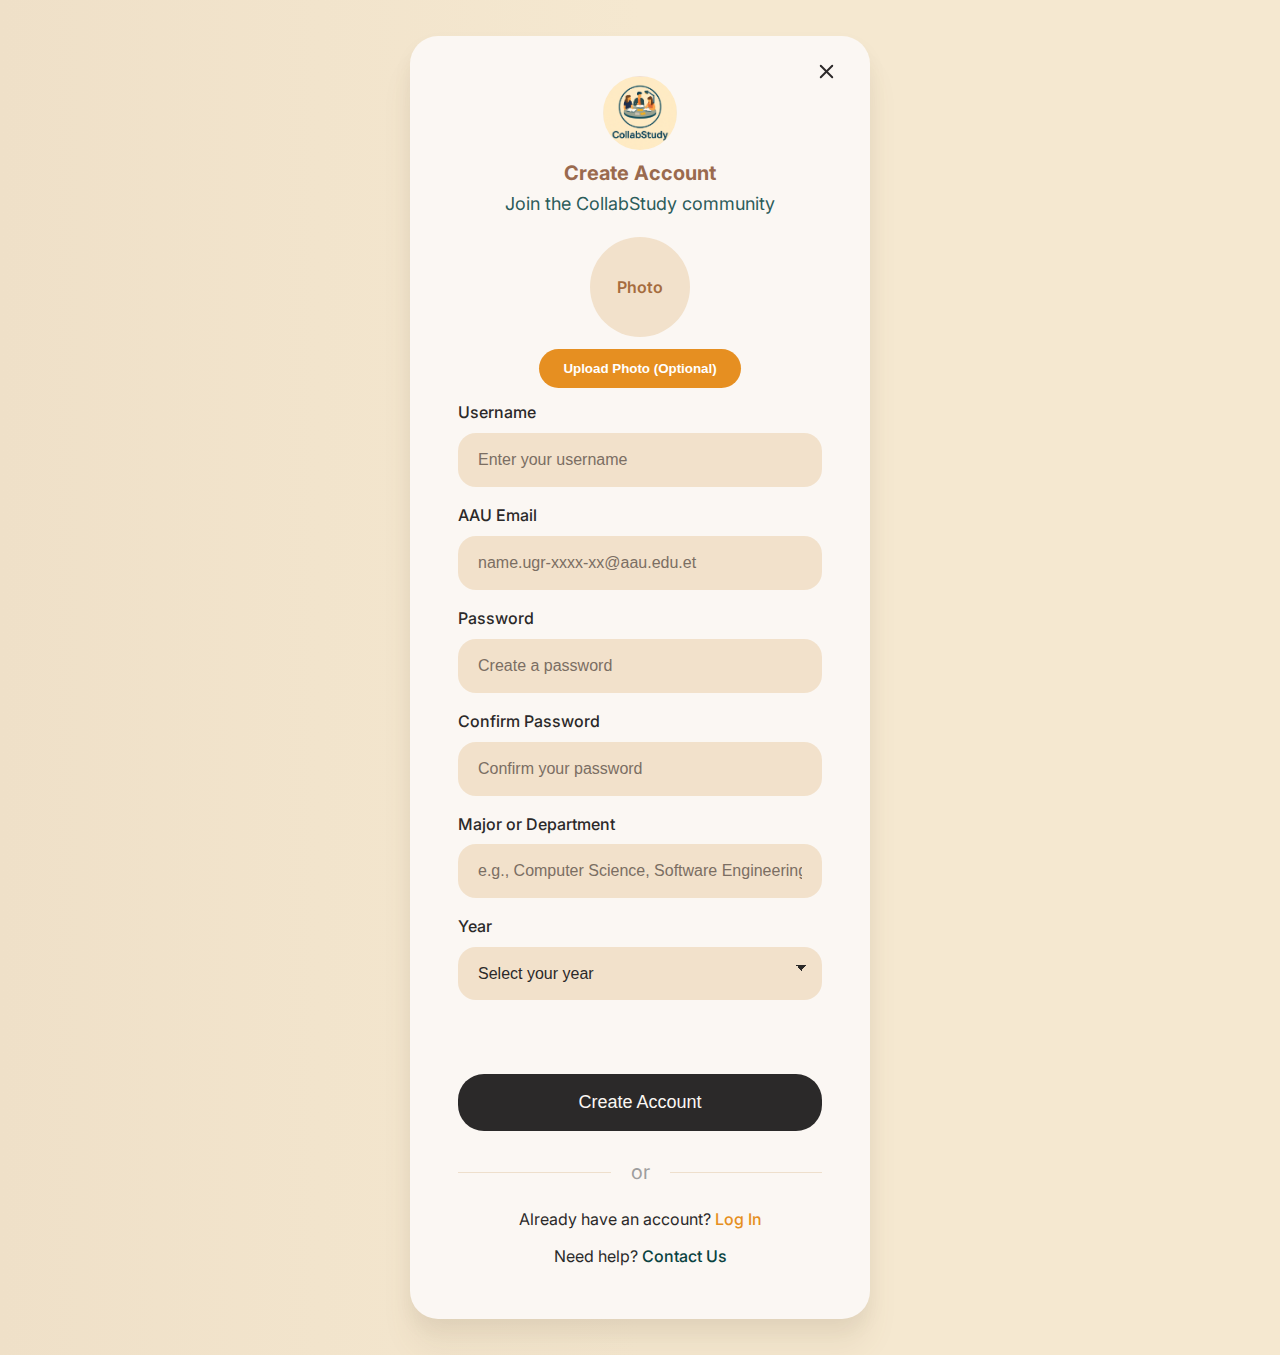
<file: signup.html>
<!doctype html>
<html lang="en">
<head>
  
  <title>
    CollabStudy Registration Page
  </title>
  <link rel="stylesheet" href="css\signup.css">
  <link rel="stylesheet" href="css\general.css">

  <link rel="preconnect" href="https://fonts.googleapis.com">
  <link rel="preconnect" href="https://fonts.gstatic.com" crossorigin>
  <link href="https://fonts.googleapis.com/css2?family=Inter:ital,opsz,wght@0,14..32,100..900;1,14..32,100..900&family=Lora:ital,wght@0,400..700;1,400..700&family=Poppins:ital,wght@0,100;0,200;0,300;0,400;0,500;0,600;0,700;1,1
  <link rel="preconnect" href="https://fonts.googleapis.com" n>
  <link rel="preconnect" href="https://fonts.gstatic.com" crossorigin>
  <link href="https://fonts.googleapis.com/css2?family=Inter:ital,opsz,wght@0,14..32,100..900;1,14..32,100..900&family=Poppins:ital,wght@0,100;0,200;0,300;0,400;0,500;0,600;0,700;0,800;0,900;1,100;1,200;1,300;1,400;1,500;1,600;1,700;1,800;1,900&family=Press+Start+2P&family=Roboto:ital,wght@0,100..900;1,100..900&display=swap" rel="stylesheet">

</head>
<body>
  <div class="page-bg">
    <!-- The whole sign up form -->
    <div class="modal">
      <!-- The close button of the form -->
      <button class="close">
        <a href="index.html">
        <svg class="close-sign" width="23" height="23" viewBox="0 0 24 24" fill="none" stroke="currentColor" stroke-width="2"
               stroke-linecap="round" stroke-linejoin="round" aria-hidden="true">
            <path d="M18 6L6 18"></path>
            <path d="M6 6l12 12"></path>
          </svg>
        </a>
    </button>

      <!-- The logo and the title of the form-->
      <div class="brand">
          <img class="logo" src="images/Logo.png">
        <h1 class="title">Create Account</h1>
        <p class="subtitle">Join the CollabStudy community</p>
      </div>

      <!-- The upload profile picture option -->
      <div class="photo-area">
        <div class="photo-circle">Photo</div>
        <button class="upload">Upload Photo (Optional)</button>
      </div>

      <!-- The registration form where the user submit all the input details -->
      <form class="reg-form" id="signupForm" autocomplete="off" >
        <label>Username
          <input type="text"  id="username" placeholder="Enter your username" required>
        </label>

        <label>AAU Email
          <input type="email" id="email" placeholder="name.ugr-xxxx-xx@aau.edu.et" required>
        </label>

        <label>Password
          <input type="password" id="password" placeholder="Create a password" required>
        </label>

        <label>Confirm Password
          <input type="password" id="confirmPassword" placeholder="Confirm your password" required>
        </label>

        <label>Major or Department
          <input type="text" id="department" placeholder="e.g., Computer Science, Software Engineering" required>
        </label>

        <label>Year
          <select id="year" required>
            <option value="" selected disabled>Select your year</option>
            <option>1st Year</option>
            <option>2nd Year</option>
            <option>3rd Year</option>
            <option>4th Year</option>
            <option>5th Year</option>
            <option>Graduate</option>
          </select>
        </label>

        <!-- The create account button -->
         <p id="formMessage" class="form-message"></p>
        <button type="submit" class="create">Create Account</button>
      </form>

      <!-- The or line -->
      <div class="or-line"> <span>or</span> </div>

      <!-- The login page link -->
      <p class="login_foot">Already have an account? <a class="login-link" href="login.html">Log In</a></p>
      <!-- The contact page link -->
      <p class="help">Need help? <a class="contact-us" href="#">Contact Us</a></p>
    </div>
  </div>
  <script src="js/signup.js"></script>
</body>
</html>
</file>
<file: css/ai.css>
body {
    margin: 0;
    padding: 0;
    font-family: Arial, sans-serif;
    background: #f6e7cf;
    display: flex;
    justify-content: center;
    align-items: center;
    height: 100vh;
    position: relative;
}

.chat-container {
    width: 380px;
    height: 700px;
    background: #f4e4c7;
    border-radius: 8px;
    box-shadow: 0 4px 10px rgba(0, 0, 0, 0.1);
    display: flex;
    flex-direction: column;
    
}

.header {
    display: flex;
    align-items: center;
    padding: 12px 16px;
    background: #e7d7bd;
    border-bottom: 1px solid #d4c3a9;
}

.icon {
    width: 32px;
    height: 32px;
    background: #4a6c6f;
    border-radius: 50%;
    margin-right: 10px;
}

/* <-- added missing closing brace */

.title {
    font-weight: bold;
    color: #5c3b2e;
    font-family: "Lora", serif;
}

.close-btn {
    position: absolute;
    top: 12px;
    right: 12px;
    font-size: 28px;
    font-weight: 600;
    color: black;
    text-decoration: none;
    cursor: pointer;
    z-index: 10;
    transition: 0.2s ease;
}

.close-btn:hover {
    color: #000;
    transform: scale(1.12);
}

.status {
    font-size: 12px;
    color: #4a6c6f;
    margin-top: 2px;
}

.message-box {
    background: white;
    margin: 20px;
    padding: 16px;
    border-radius: 12px;
    font-size: 14px;
    color: #333;
    box-shadow: 0 2px 5px rgba(0, 0, 0, 0.05);
    font-family: "Poppins", sans-serif;
}

.timestamp {
    font-size: 12px;
    color: #8c8c8c;
    margin-top: 4px;
}

.spacer {
    flex-grow: 1;
}

.input-area {
    display: flex;
    align-items: center;
    padding: 16px;
    background: #f6e7cf;
}

.input-field {
    flex-grow: 1;
    background: #f3e3c6;
    border: none;
    padding: 12px;
    border-radius: 10px;
    outline: none;
    font-size: 14px;
}

.send-btn {
    width: 40px;
    height: 40px;
    margin-left: 10px;
    background: #3f6a6c;
    border-radius: 10px;
}

.hint {
    font-family: "Lora", serif;
}

.svg {
    width: 20px;
    height: 20px;
    color: white;
    padding:10px;
}
</file>
<file: css/general.css>
body{
  margin: 0;
  padding: 0;
  font-family: Lora, Inter, sans-serif;
  background-color: #f4e9d2;
  color: #2a2a2a;
  height:100%;
  -webkit-font-smoothing: antialiased;
  -moz-osx-font-smoothing: grayscale;
  line-height: 1.3;
  box-sizing: border-box;
}

button,
.btn-login,
.close-btn,
a,
.signup-link,
.forgot {
  cursor: pointer;
}
</file>
<file: css/createGroup.css>
/* Page background */
*,
*::before,
*::after {
    box-sizing: border-box;
}

body {
    margin: 0;
    font-family: system-ui, -apple-system, BlinkMacSystemFont, "Poppins", sans-serif;
    background-color: #8f959a;
}

.page {
    min-height: 100vh;
    display: flex;
    align-items: center;
    justify-content: center;
}

/* Modal card (BIGGER) */
.modal-card {
    width: 600px;
    /* Increased */
    background: #fdf7ef;
    border-radius: 24px;
    box-shadow: 0 25px 70px rgba(0, 0, 0, 0.25);
    padding: 36px 40px 32px;
    /* Increased */
}

/* Header */
.modal-header {
    text-align: center;
    margin-bottom: 30px;
}

.close-btn {
    position: absolute;
    right: 20px;
    top: 20px;
    font-size: 26px;
    background: none;
    border: none;
    cursor: pointer;
}

.logo-badge {
    display: inline-flex;
    align-items: center;
    gap: 10px;
    padding: 8px 14px;
    border-radius: 999px;
    background: #f4e8d2;
}

.logo-circle {
    width: 38px;
    height: 38px;
    border-radius: 50%;
    background: none;
    overflow: hidden;
}

.logo-circle img {
    width: 100%;
    height: 100%;
    object-fit: cover;
}

.logo-text {
    font-size: 14px;
    font-weight: 600;
    color: #654321;
}

.title {
    margin: 16px 0 6px;
    font-size: 26px;
    /* increased */
    color: #3b3b3b;
}

.subtitle {
    margin: 0;
    font-size: 14px;
    color: #8a8a8a;
}

/* Steps */
.steps {
    display: flex;
    justify-content: center;
    gap: 32px;
    margin-top: 20px;
    border-top: 1px solid #e5d7c3;
    padding-top: 14px;
}

.step {
    text-align: center;
    font-size: 12px;
}

.step span {
    width: 28px;
    height: 28px;
    border-radius: 999px;
    border: 1px solid #d0c3af;
    font-size: 14px;
}

.step.active span {
    background: #f5a623;
    color: #fff;
}

/* Body */
.modal-body {
    display: flex;
    flex-direction: column;
    gap: 24px;
}

/* Sections (bigger cards) */
.card-section {
    background: #f7e7cf;
    padding: 20px;
    border-radius: 14px;
}

.card-section:nth-of-type(2) {
    background: #f4e8d2;
}

.card-section:nth-of-type(3) {
    background: #f6d5b8;
}

.section-header h2 {
    font-size: 18px;
    /* increased */
    margin: 0;
}

.section-icon {
    width: 22px;
    height: 22px;
    border-radius: 50%;
    border: 2px solid #c58f42;
}

/* Form fields */
.field-row {
    display: flex;
    gap: 16px;
    margin-top: 10px;
}

.field-group label {
    font-size: 13px;
}

input,
textarea {
    padding: 10px 14px;
    border-radius: 12px;
    font-size: 14px;
}

/* Time cards */
.time-options {
    display: grid;
    grid-template-columns: repeat(3, 1fr);
    gap: 12px;
}

.time-card {
    border-radius: 10px;
    border: 1px solid #d4c3af;
    background: #fbf5ee;
    padding: 12px;
    display: flex;
    gap: 10px;
    cursor: pointer;
    transition: 0.2s;
}

.time-card:hover {
    border-color: #f5a623;
}

.time-card.selected {
    border-color: #f5a623;
    background: #ffe7c2;
    box-shadow: 0 0 0 2px rgba(245, 166, 35, 0.4);
}

.time-icon {
    width: 28px;
    height: 28px;
    border-radius: 8px;
}

/* Days chips */
.day-chip {
    border-radius: 999px;
    border: 1px solid #d5c8b6;
    padding: 6px 14px;
    background: #fbf5ee;
    font-size: 12px;
    cursor: pointer;
    transition: 0.2s;
}

.day-chip:hover {
    border-color: #f5a623;
}

.day-chip:active {
    background: #f5a623;
    border-color: #f5a623;
    color: #fff;
}

/* Members row */
.slider-row span.slider-value {
    font-size: 14px;
}

/* Footer buttons */
.modal-footer {
    margin-top: 30px;
    display: flex;
    justify-content: space-between;
}

.btn {
    padding: 12px 22px;
    font-size: 14px;
    border-radius: 999px;
}/* Page background */
*,
*::before,
*::after {
    box-sizing: border-box;
}

body {
    margin: 0;
    font-family: system-ui, -apple-system, BlinkMacSystemFont, "Poppins", sans-serif;
    background-color: #8f959a;
    /* outer gray */
}

.page {
    min-height: 100vh;
    display: flex;
    align-items: center;
    justify-content: center;
}

/* Modal card */
.modal-card {
    width: 600px;
    background: #fdf7ef;
    border-radius: 20px;
    box-shadow: 0 20px 60px rgba(0, 0, 0, 0.3);
    padding: 36px 40px 32px;
    position: relative;
}

/* Header */
.modal-header {
    text-align: center;
    margin-bottom: 20px;
}

.close-btn {
    position: absolute;
    right: 20px;
    top: 20px;
    border: none;
    background: none;
    font-size: 26px;
    cursor: pointer;
}

.logo-badge {
    display: inline-flex;
    align-items: center;
    gap: 10px;
    padding: 8px 14px;
    border-radius: 999px;
    background: #f4e8d2;
    margin-top: 4px;
}

.logo-circle {
    width: 28px;
    height: 28px;
    border-radius: 50%;
    background: #f5a623;
}

.logo-text {
    font-size: 12px;
    font-weight: 600;
    color: #654321;
}

.title {
    margin: 10px 0 4px;
    font-size: 26px;
    color: #3b3b3b;
}

.subtitle {
    margin: 0;
    font-size: 11px;
    color: #8a8a8a;
}

/* Steps */
.steps {
    display: flex;
    justify-content: center;
    gap: 32px;
    margin-top: 20px;
    border-top: 1px solid #e5d7c3;
    padding-top: 14px;
}

.step {
    text-align: center;
    font-size: 10px;
    color: #a6a6a6;
}

.step span {
    display: inline-flex;
    align-items: center;
    justify-content: center;
    width: 22px;
    height: 22px;
    border-radius: 999px;
    border: 1px solid #d0c3af;
    margin-bottom: 4px;
    font-size: 11px;
}

.step.active span {
    background: #f5a623;
    border-color: #f5a623;
    color: #fff;
}

.step.active p {
    color: #5b4a35;
}

/* Sections */
.modal-body {
    display: flex;
    flex-direction: column;
    gap: 16px;
}

.card-section {
    background: #f7e7cf;
    border-radius: 14px;
    padding: 14px 14px 16px;
}

.card-section:nth-of-type(2) {
    background: #f4e8d2;
}

.card-section:nth-of-type(3) {
    background: #f6d5b8;
}

.section-header {
    display: flex;
    align-items: center;
    gap: 8px;
    margin-bottom: 10px;
}

.section-icon {
    width: 18px;
    height: 18px;
    border-radius: 50%;
    border: 2px solid #c58f42;
}

.section-header h2 {
    font-size: 13px;
    margin: 0;
    color: #5b4a35;
}

/* Form fields */
.field-row {
    display: flex;
    gap: 10px;
}

.field-group {
    flex: 1;
    display: flex;
    flex-direction: column;
    gap: 4px;
    margin-top: 8px;
}

label {
    font-size: 11px;
    color: #7b6a52;
}

input,
textarea {
    font: inherit;
    padding: 7px 10px;
    border-radius: 10px;
    border: 1px solid #e1cfb4;
    background: #fbf5ee;
    font-size: 11px;
}

textarea {
    resize: vertical;
}

/* Time cards */
.time-options {
    display: grid;
    grid-template-columns: repeat(3, 1fr);
    gap: 8px;
    margin-top: 4px;
}

.time-card {
    border-radius: 10px;
    border: 1px solid #e2d4c2;
    background: #fbf5ee;
    padding: 8px 8px;
    display: flex;
    gap: 6px;
    cursor: pointer;
}

.time-card.selected {
    border-color: #f5a623;
    box-shadow: 0 0 0 1px rgba(245, 166, 35, 0.4);
}

.time-icon {
    width: 22px;
    height: 22px;
    border-radius: 8px;
    background: #f9d492;
}

.time-text strong {
    font-size: 11px;
    color: #5b4a35;
}

.time-text span {
    display: block;
    font-size: 9px;
    color: #9b8a74;
}

/* Days & members */
.days-members {
    margin-top: 6px;
}

.days-grid {
    display: flex;
    flex-wrap: wrap;
    gap: 6px;
    margin-top: 4px;
}

.day-chip {
    border-radius: 999px;
    border: 1px solid #d5c8b6;
    padding: 4px 10px;
    background: #fbf5ee;
    font-size: 10px;
    cursor: pointer;
}

.day-chip.selected {
    background: #f5a623;
    border-color: #f5a623;
    color: #fff;
}

.members-group .slider-row {
    display: flex;
    align-items: center;
    gap: 8px;
}

.members-group input[type="range"] {
    flex: 1;
}

.members-group .slider-value {
    font-size: 11px;
    color: #5b4a35;
}

.members-group small {
    font-size: 9px;
    color: #9b8a74;
}

/* Members bar */
.members-bar {
    background: #fbd5bc;
    border-radius: 10px;
    padding: 8px 10px;
}

.members-info {
    display: flex;
    flex-direction: column;
    gap: 2px;
    font-size: 11px;
    color: #5b4a35;
}

.members-info span {
    font-size: 9px;
    color: #9b7a5a;
}

/* Buttons */
.btn {
    border-radius: 999px;
    padding: 8px 18px;
    font-size: 12px;
    border: none;
    cursor: pointer;
    font-weight: 600;
}

.btn-outline {
    align-self: flex-end;
    margin-top: 18px;
    background: #fff;
    border: 1px solid #d4c3af;
    color: #5b4a35;
}

.modal-footer {
    margin-top: 16px;
    display: flex;
    justify-content: space-between;
    gap: 10px;
}

.btn-secondary {
    background: #ffffff;
    border: 1px solid #d4c3af;
    color: #5b4a35;
}

.btn-primary {
    background: #f5a623;
    color: #fff;
}
</file>
